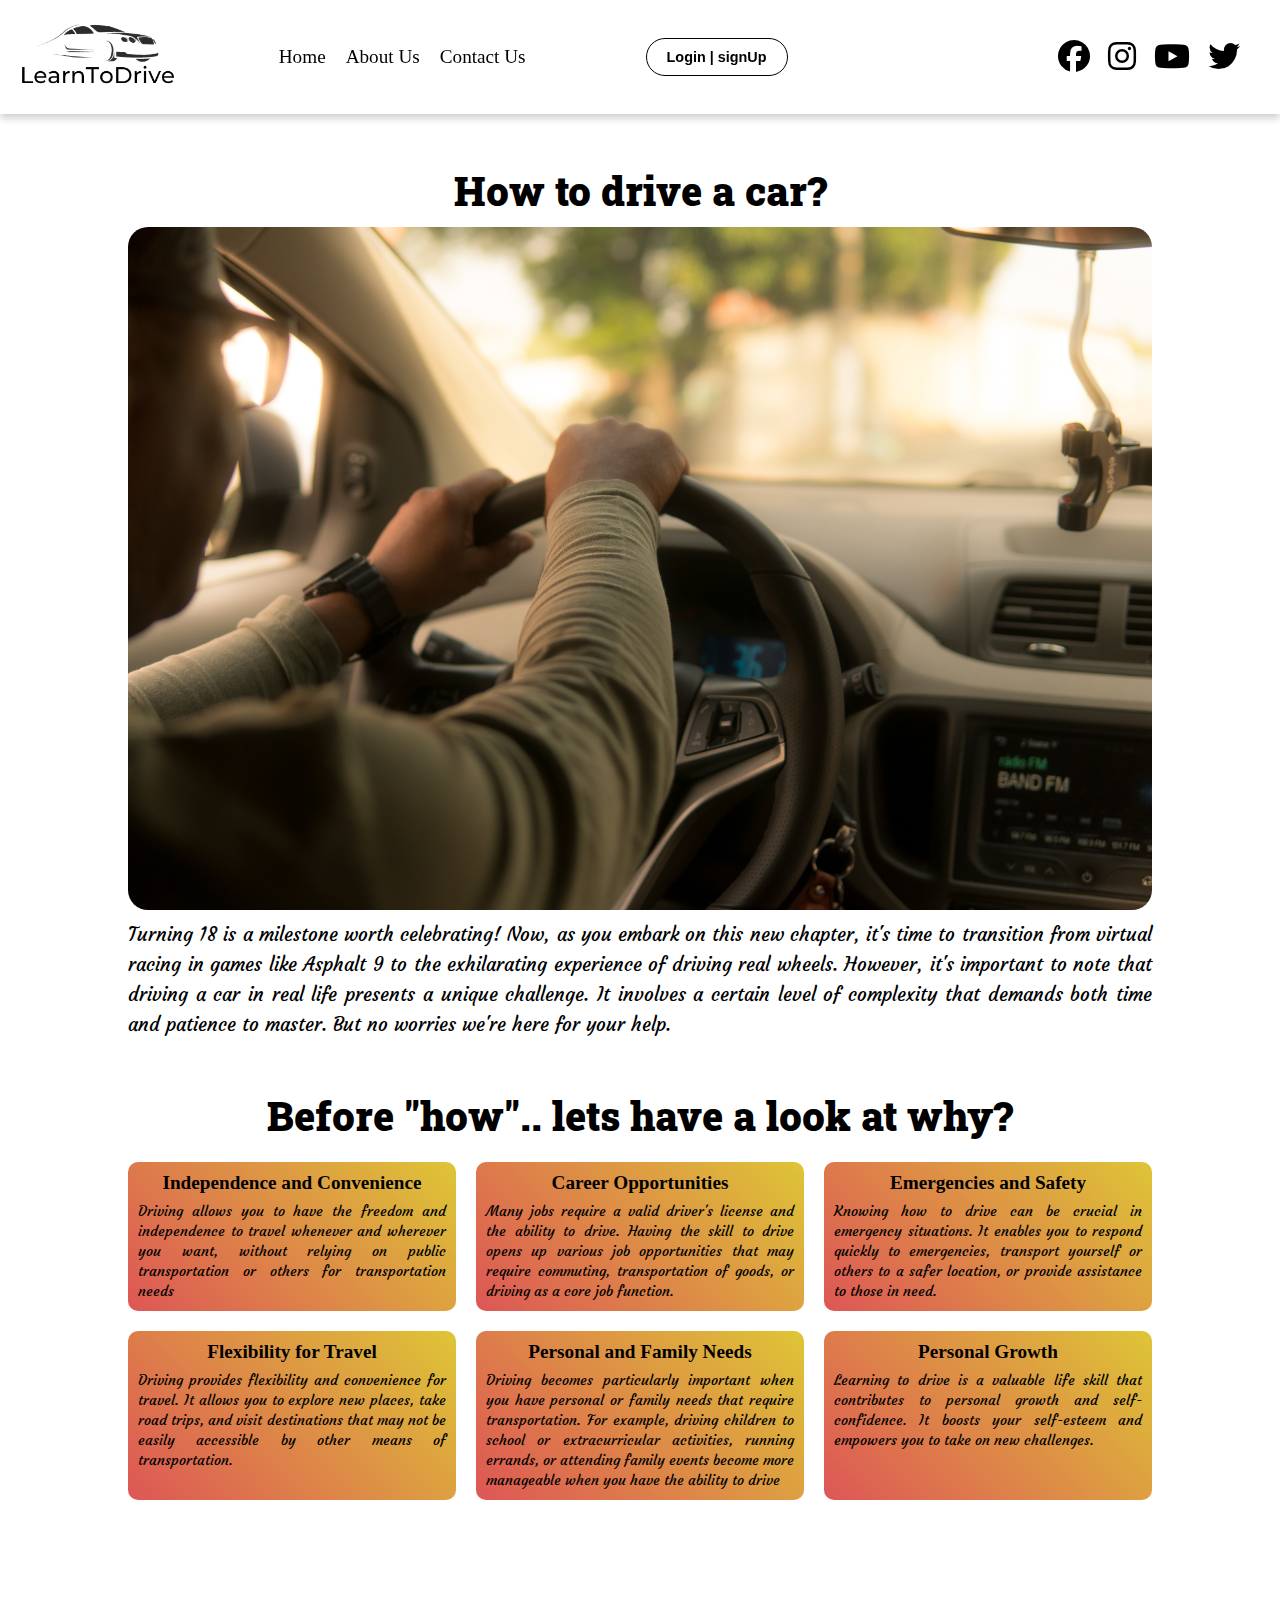
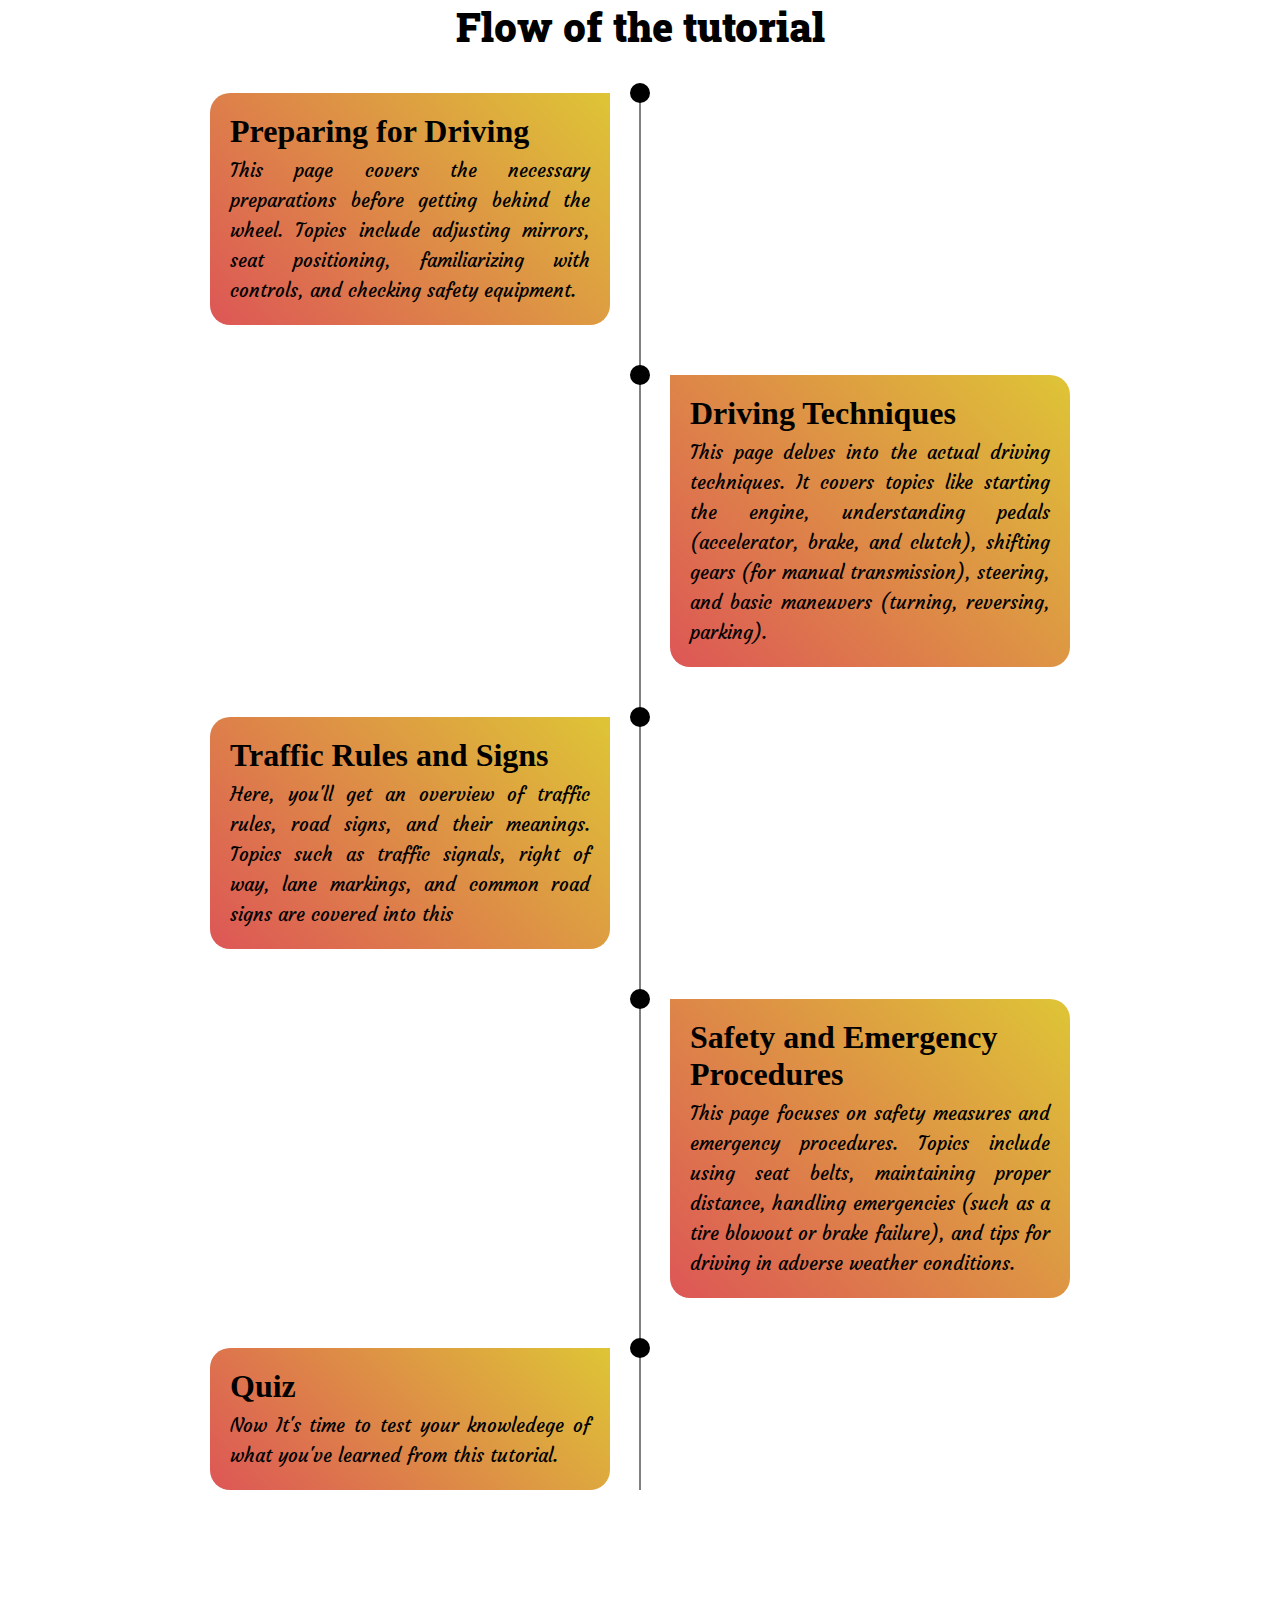
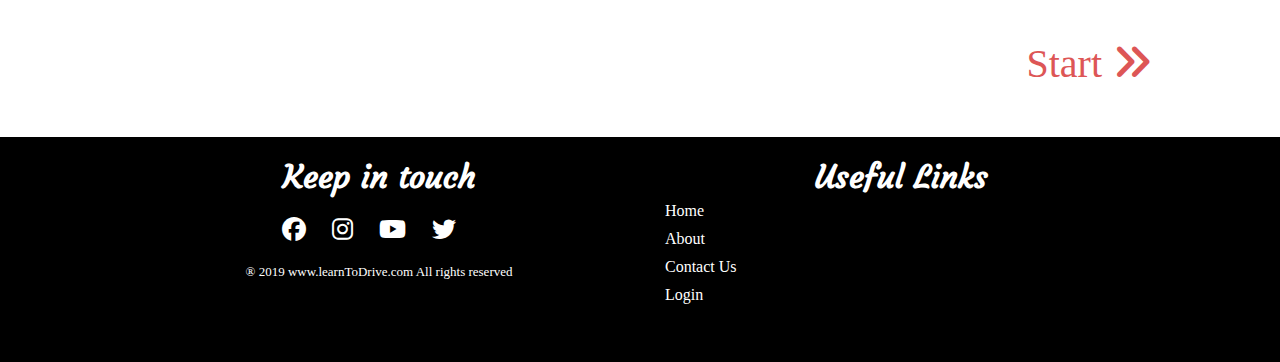
<file: Src/index.html>
<!DOCTYPE html>
<html lang="en">

<head>
    <meta charset="UTF-8">
    <meta http-equiv="X-UA-Compatible" content="IE=edge">
    <meta name="viewport" content="width=device-width, initial-scale=1.0">
    <title>Home</title>
    <link rel="stylesheet" href="https://cdnjs.cloudflare.com/ajax/libs/font-awesome/6.4.0/css/all.min.css">
    <link rel="preconnect" href="https://fonts.googleapis.com">
    <link rel="preconnect" href="https://fonts.gstatic.com" crossorigin>
    <link href="https://fonts.googleapis.com/css2?family=Kalam:wght@300;400;700&display=swap" rel="stylesheet">
    <link href="https://fonts.googleapis.com/css2?family=Roboto+Slab:wght@400;500;700;900&display=swap"
        rel="stylesheet">
    <link rel="stylesheet" href="Styles\styles.css">
</head>

<body>
    <section class="hero">
        <nav class="navbar">
            <div class="nav-logo">
                <img src="\Public\Images\2-removebg-preview.png" alt="">
            </div>
            <div class="dropdown">
                <ul class="drop-links">
                    <li><a href="index.html">Home</a></li>
                    <li><a href="about.html">About Us</a></li>
                    <li><a href="contact.html">Contact Us</a></li>
                    <li><button class="dropdown-login"><a href="login.html">Login | signUp</a></button></li>
                </ul>
            </div>
            <ul class="nav-links">
                <li><a href="index.html">Home</a></li>
                <li><a href="about.html">About Us</a></li>
                <li><a href="contact.html">Contact Us</a></li>
            </ul>
            <button class="login"><a href="login.html">Login | signUp</a></button>
            <div class="quick-links">
                <i class="fa-brands fa-facebook"></i>
                <i class="fa-brands fa-instagram"></i>
                <i class="fa-brands fa-youtube"></i>
                <i class="fa-brands fa-twitter"></i>
            </div>

            <div class="burger" id="burger">
                <i class="fa-solid fa-bars"></i>
            </div>
        </nav>

        <div class="intro">
            <h1 class="heading">How to drive a car?</h1>
            <img src="\Public\Images\img1_intro.jpg" alt="">
            <p>
                Turning 18 is a milestone worth celebrating! Now, as you embark on this new chapter, it's time to
                transition from virtual racing in games like Asphalt 9 to the exhilarating experience of driving real
                wheels. However, it's important to note that driving a car in real life presents a unique challenge. It
                involves a certain level of complexity that demands both time and patience to master.
                But no worries we're here for your help.
            </p>
        </div>
        <h1 class="heading">
            Before "how".. lets have a look at why?
        </h1>
        <div class="why intro">
            <div class="item">
                <h2>Independence and Convenience</h2>
                <p>Driving allows you to have the freedom and independence to travel whenever and wherever you want,
                    without relying on public transportation or others for transportation needs</p>
            </div>
            <div class="item">
                <h2>Career Opportunities</h2>
                <p>Many jobs require a valid driver's license and the ability to drive. Having the skill to drive opens
                    up various job opportunities that may require commuting, transportation of goods, or driving as a
                    core job function.</p>
            </div>
            <div class="item">
                <h2>Emergencies and Safety</h2>
                <p> Knowing how to drive can be crucial in emergency situations. It enables you to respond quickly to
                    emergencies, transport yourself or others to a safer location, or provide assistance to those in
                    need.</p>
            </div>
            <div class="item">
                <h2>Flexibility for Travel</h2>
                <p>Driving provides flexibility and convenience for travel. It allows you to explore new places, take
                    road trips, and visit destinations that may not be easily accessible by other means of
                    transportation.</p>
            </div>
            <div class="item">
                <h2>Personal and Family Needs</h2>
                <p> Driving becomes particularly important when you have personal or family needs that require
                    transportation. For example, driving children to school or extracurricular activities, running
                    errands, or attending family events become more manageable when you have the ability to drive</p>
            </div>
            <div class="item">
                <h2>Personal Growth</h2>
                <p> Learning to drive is a valuable life skill that contributes to personal growth and self-confidence.
                    It boosts your self-esteem and empowers you to take on new challenges.</p>
            </div>
        </div>
    </section>
    <section class="main intro">
        <h1 class="heading">Flow of the tutorial</h1>
        <div class="main-container">
            <div class="timeline">
                <ul>
                    <li>
                        <div class="item-container">
                            <h1>Preparing for Driving</h1>
                            <p>This page covers the necessary preparations before getting behind the wheel. Topics
                                include adjusting mirrors, seat positioning, familiarizing with controls, and checking
                                safety equipment.</p>
                        </div>
                    </li>
                    <li>
                        <div class="item-container">
                            <h1>Driving Techniques</h1>
                            <p>This page delves into the actual driving techniques. It covers topics like starting the
                                engine, understanding pedals (accelerator, brake, and clutch), shifting gears (for
                                manual transmission), steering, and basic maneuvers (turning, reversing, parking).</p>
                        </div>
                    </li>
                    <li>
                        <div class="item-container">
                            <h1>Traffic Rules and Signs</h1>
                            <p>Here, you'll get an overview of traffic rules, road signs, and their meanings. Topics
                                such as traffic signals, right of way, lane markings, and common road signs are covered
                                into this</p>
                        </div>
                    </li>
                    <li>
                        <div class="item-container">
                            <h1>Safety and Emergency Procedures</h1>
                            <p>This page focuses on safety measures and emergency procedures. Topics include using seat
                                belts, maintaining proper distance, handling emergencies (such as a tire blowout or
                                brake failure), and tips for driving in adverse weather conditions.</p>
                        </div>
                    </li>
                    <li>
                        <div class="item-container">
                            <h1>Quiz</h1>
                            <p>
                                Now It's time to test your knowledege of what you've learned from this tutorial.
                            </p>
                        </div>
                    </li>
                </ul>
            </div>
        </div>
    </section>
    <div class="next-prev">
        <div >
            <!-- <a href="index.html"><i class="fa-solid fa-angles-left"></i> Home </a>  -->
        </div>
        <div>
            <a href="tut1.html">Start <i class="fa-solid fa-angles-right"></i></a>
        </div>
    </div>

    <section class="footer">
        <div class="footer-container">
            <div class="footer-item">
                <h1>Keep in touch</h1>
                <div class="footer-quick-links">
                    <i class="fa-brands fa-facebook"></i>
                    <i class="fa-brands fa-instagram"></i>
                    <i class="fa-brands fa-youtube"></i>
                    <i class="fa-brands fa-twitter"></i>
                </div>
                <p>® 2019 www.learnToDrive.com All rights reserved</p>
            </div>
            <div class="footer-item ">
                <h1>Useful Links</h1>
                <ul>
                    <li><a href="index.html">Home</a></li>
                    <li><a href="about.html">About</a></li>
                    <li><a href="contact.html">Contact Us</a></li>
                    <li><a href="login.html">Login</a></li>
                </ul>
            </div>

        </div>
    </section>
    <script src="Js\index.js"></script>
</body>

</html>
</file>
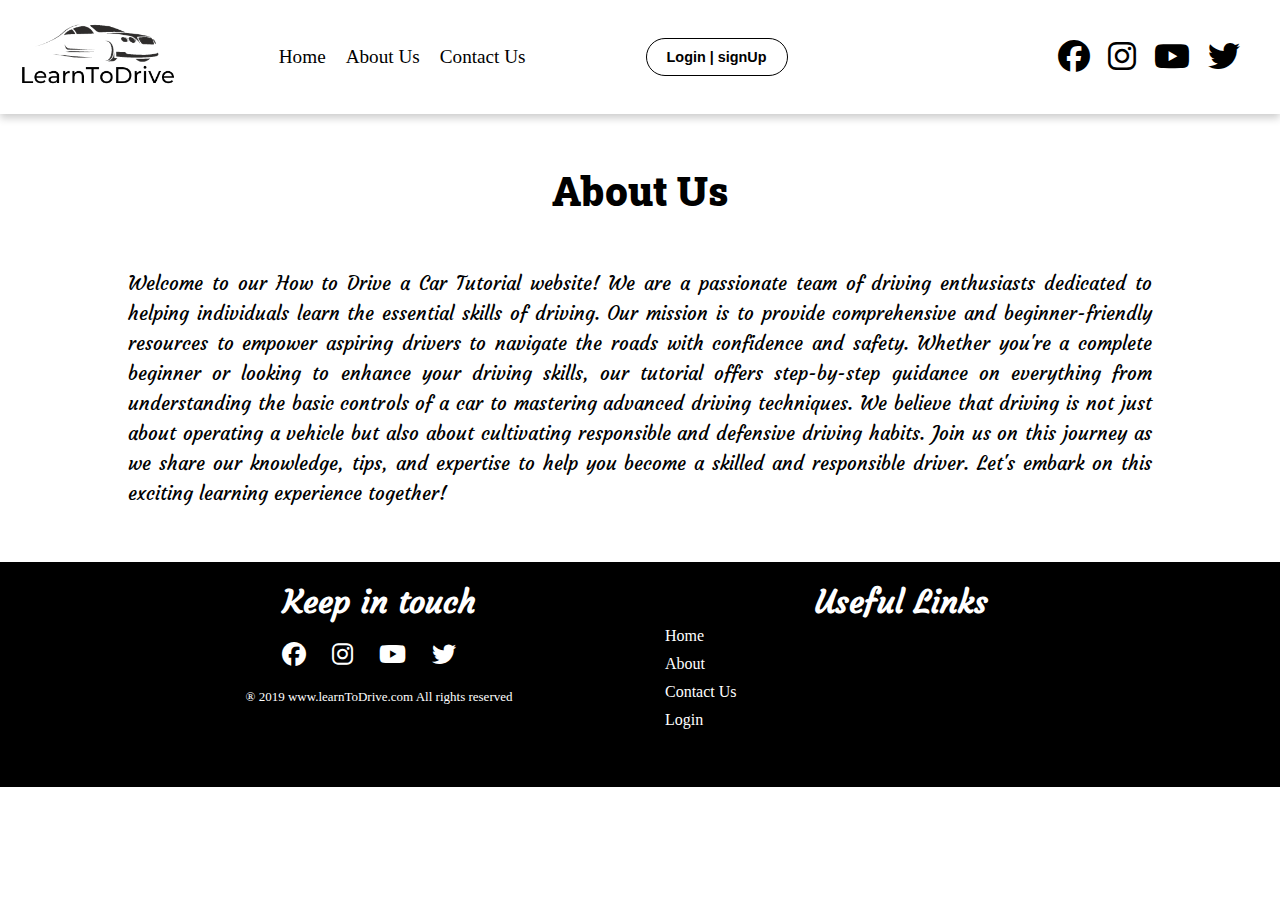
<file: Src/about.html>
<!DOCTYPE html>
<html lang="en">

<head>
    <meta charset="UTF-8">
    <meta http-equiv="X-UA-Compatible" content="IE=edge">
    <meta name="viewport" content="width=device-width, initial-scale=1.0">
    <title>AboutUs</title>
    <link rel="stylesheet" href="https://cdnjs.cloudflare.com/ajax/libs/font-awesome/6.4.0/css/all.min.css">
    <link rel="preconnect" href="https://fonts.googleapis.com">
    <link rel="preconnect" href="https://fonts.gstatic.com" crossorigin>
    <link href="https://fonts.googleapis.com/css2?family=Kalam:wght@300;400;700&display=swap" rel="stylesheet">
    <link href="https://fonts.googleapis.com/css2?family=Roboto+Slab:wght@400;500;700;900&display=swap"
        rel="stylesheet">
    <link rel="stylesheet" href="Styles\styles.css">
</head>

<body>
    <nav class="navbar">
        <div class="nav-logo">
            <img src="\Public\Images\2-removebg-preview.png" alt="">
        </div>
        <div class="dropdown">
            <ul class="drop-links">
                <li><a href="index.html">Home</a></li>
                <li><a href="about.html">About Us</a></li>
                <li><a href="contact.html">Contact Us</a></li>
                <li><button class="dropdown-login">Login | signUp</button></li>
            </ul>
        </div>
        <ul class="nav-links">
            <li><a href="index.html">Home</a></li>
            <li><a href="about.html">About Us</a></li>
            <li><a href="contact.html">Contact Us</a></li>
        </ul>
        <button class="login">Login | signUp</button>
        <div class="quick-links">
            <i class="fa-brands fa-facebook"></i>
            <i class="fa-brands fa-instagram"></i>
            <i class="fa-brands fa-youtube"></i>
            <i class="fa-brands fa-twitter"></i>
        </div>

        <div class="burger" id="burger">
            <i class="fa-solid fa-bars"></i>
        </div>
    </nav>
    <div class="intro">
        <h1 class="heading">About Us</h1> <br><br>
        <p>Welcome to our <strong> How to Drive a Car </strong> Tutorial website! We are a passionate team of driving enthusiasts dedicated
            to helping individuals learn the essential skills of driving. Our mission is to provide comprehensive and
            beginner-friendly resources to empower aspiring drivers to navigate the roads with confidence and safety.
            Whether you're a complete beginner or looking to enhance your driving skills, our tutorial offers
            step-by-step guidance on everything from understanding the basic controls of a car to mastering advanced
            driving techniques. We believe that driving is not just about operating a vehicle but also about cultivating
            responsible and defensive driving habits. Join us on this journey as we share our knowledge, tips, and
            expertise to help you become a skilled and responsible driver. Let's embark on this exciting learning
            experience together!</p>
    </div>
    <br><br><br>
    <section class="footer">
        <div class="footer-container">
            <div class="footer-item">
                <h1>Keep in touch</h1>
                <div class="footer-quick-links">
                    <i class="fa-brands fa-facebook"></i>
                    <i class="fa-brands fa-instagram"></i>
                    <i class="fa-brands fa-youtube"></i>
                    <i class="fa-brands fa-twitter"></i>
                </div>
                <p>® 2019 www.learnToDrive.com All rights reserved</p>
            </div>
            <div class="footer-item ">
                <h1>Useful Links</h1>
                <ul>
                    <li><a href="index.html">Home</a></li>
                    <li><a href="about.html">About</a></li>
                    <li><a href="contact.html">Contact Us</a></li>
                    <li><a href="login.html">Login</a></li>
                </ul>
            </div>

        </div>
    </section>
    <script src="Js\index.js"></script>
</body>

</html>
</file>
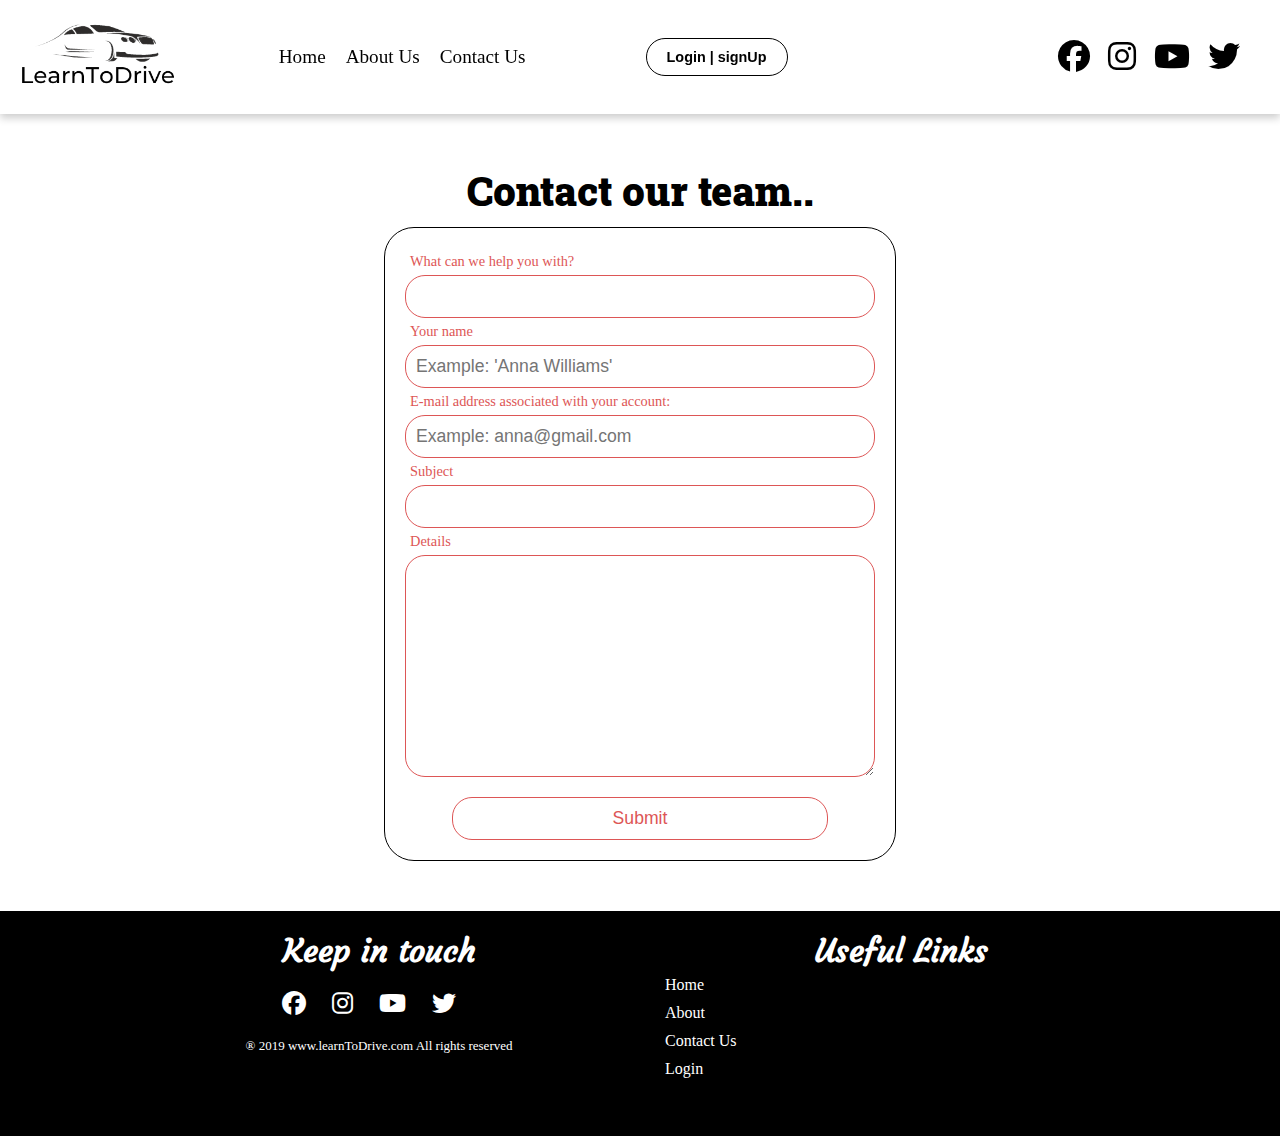
<file: Src/contact.html>
<!DOCTYPE html>
<html lang="en">
<head>
    <meta charset="UTF-8">
    <meta http-equiv="X-UA-Compatible" content="IE=edge">
    <meta name="viewport" content="width=device-width, initial-scale=1.0">
    <title>Contact Us</title>
    <link rel="stylesheet" href="https://cdnjs.cloudflare.com/ajax/libs/font-awesome/6.4.0/css/all.min.css">
    <link rel="preconnect" href="https://fonts.googleapis.com">
    <link rel="preconnect" href="https://fonts.gstatic.com" crossorigin>
    <link href="https://fonts.googleapis.com/css2?family=Kalam:wght@300;400;700&display=swap" rel="stylesheet">
    <link href="https://fonts.googleapis.com/css2?family=Roboto+Slab:wght@400;500;700;900&display=swap"
        rel="stylesheet">
    <link rel="stylesheet" href="Styles\styles.css">
</head>
<body>
    <nav class="navbar">
        <div class="nav-logo">
            <img src="\Public\Images\2-removebg-preview.png" alt="">
        </div>
        <div class="dropdown">
            <ul class="drop-links">
                <li><a href="index.html">Home</a></li>
                <li><a href="about.html">About Us</a></li>
                <li><a href="contact.html">Contact Us</a></li>
                <li><button class="dropdown-login">Login | signUp</button></li>
            </ul>
        </div>
        <ul class="nav-links">
            <li><a href="index.html">Home</a></li>
            <li><a href="about.html">About Us</a></li>
            <li><a href="contact.html">Contact Us</a></li>
        </ul>
        <button class="login">Login | signUp</button>
        <div class="quick-links">
            <i class="fa-brands fa-facebook"></i>
            <i class="fa-brands fa-instagram"></i>
            <i class="fa-brands fa-youtube"></i>
            <i class="fa-brands fa-twitter"></i>
        </div>

        <div class="burger" id="burger">
            <i class="fa-solid fa-bars"></i>
        </div>
    </nav>

    <section class="intro">
        <h1 class="heading">Contact our team..</h1>
        <form action="" class="contact">
            <label for="">What can we help you with?</label>
            <input type="text">
            <label for="">Your name</label>
            <input type="text" placeholder="Example: 'Anna Williams'">    
            <label for="">E-mail address associated with your account:</label>
            <input type="text" placeholder="Example: anna@gmail.com">
            <label for="">Subject</label>
            <input type="text">
            <label for="">Details</label>
            <textarea name="" id="" cols="30" rows="10"></textarea>
            <button>Submit</button>
        </form>
    </section>

    <section class="footer">
        <div class="footer-container">
            <div class="footer-item">
                <h1>Keep in touch</h1>
                <div class="footer-quick-links">
                    <i class="fa-brands fa-facebook"></i>
                    <i class="fa-brands fa-instagram"></i>
                    <i class="fa-brands fa-youtube"></i>
                    <i class="fa-brands fa-twitter"></i>
                </div>
                <p>® 2019 www.learnToDrive.com All rights reserved</p>
            </div>
            <div class="footer-item ">
                <h1>Useful Links</h1>
                <ul>
                    <li><a href="index.html">Home</a></li>
                    <li><a href="about.html">About</a></li>
                    <li><a href="contact.html">Contact Us</a></li>
                    <li><a href="login.html">Login</a></li>
                </ul>
            </div>

        </div>
    </section>
    <script src="Js\index.js"></script>
    
</body>
</html>
</file>
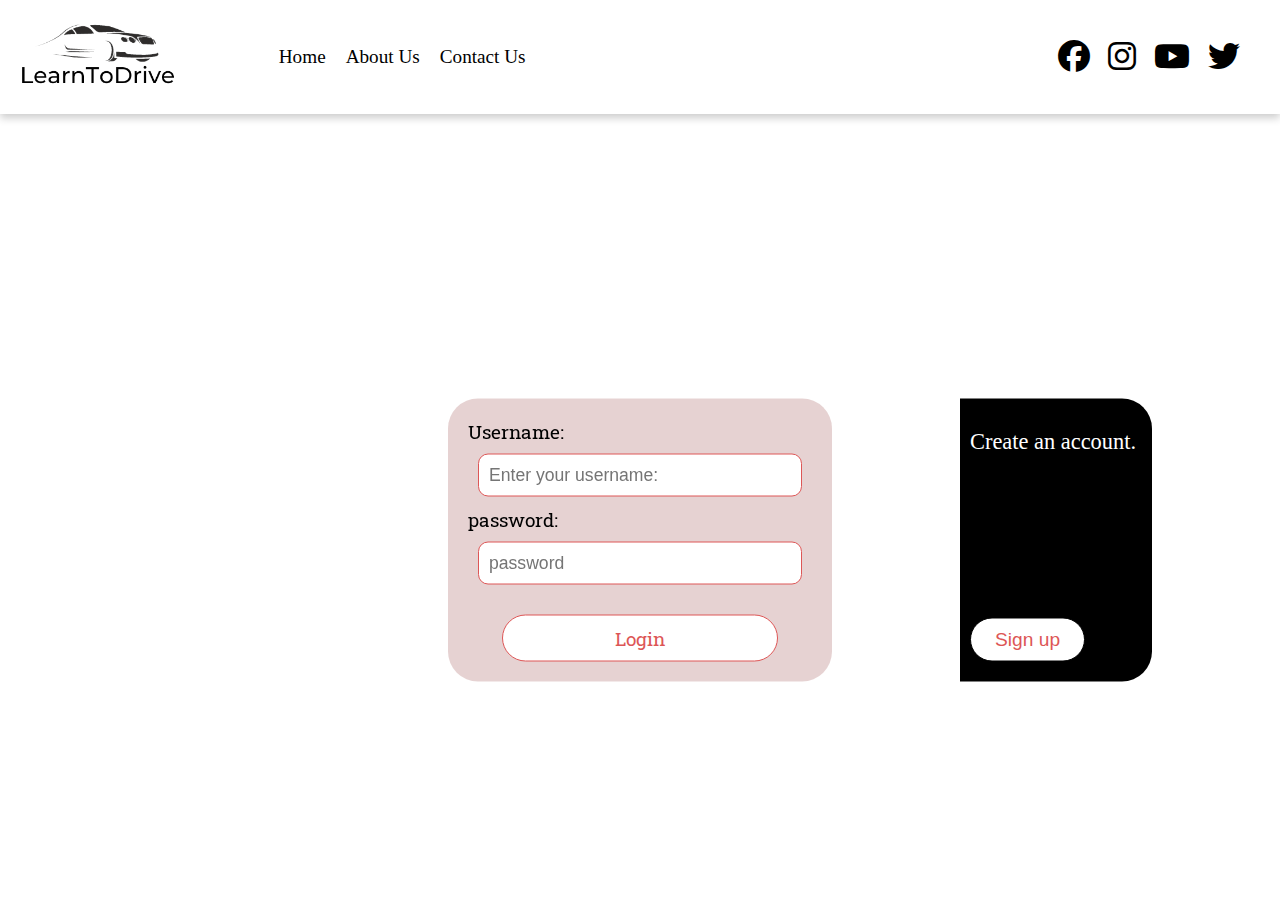
<file: Src/login.html>
<!DOCTYPE html>
<html lang="en">
<head>
    <meta charset="UTF-8">
    <meta http-equiv="X-UA-Compatible" content="IE=edge">
    <meta name="viewport" content="width=device-width, initial-scale=1.0">
    <title>Login</title>
    <link rel="stylesheet" href="https://cdnjs.cloudflare.com/ajax/libs/font-awesome/6.4.0/css/all.min.css">
    <link rel="preconnect" href="https://fonts.googleapis.com">
    <link rel="preconnect" href="https://fonts.gstatic.com" crossorigin>
    <link href="https://fonts.googleapis.com/css2?family=Kalam:wght@300;400;700&display=swap" rel="stylesheet">
    <link href="https://fonts.googleapis.com/css2?family=Roboto+Slab:wght@400;500;700;900&display=swap"
        rel="stylesheet">
    <link rel="stylesheet" href="Styles\styles.css">
</head>
<body>
        <nav class="navbar">
            <div class="nav-logo">
                <img src="\Public\Images\2-removebg-preview.png" alt="">
            </div>
            <div class="dropdown">
                <ul class="drop-links">
                    <li><a href="index.html">Home</a></li>
                    <li><a href="about.html">About Us</a></li>
                    <li><a href="contact.html">Contact Us</a></li>
                    <!-- <li><button class="dropdown-login">Login | signUp</button></li> -->
                </ul>
            </div>
            <ul class="nav-links">
                <li><a href="index.html">Home</a></li>
                <li><a href="about.html">About Us</a></li>
                <li><a href="contact.html">Contact Us</a></li>
            </ul>
            <!-- <button class="login">Login | signUp</button> -->
            <div class="quick-links">
                <i class="fa-brands fa-facebook"></i>
                <i class="fa-brands fa-instagram"></i>
                <i class="fa-brands fa-youtube"></i>
                <i class="fa-brands fa-twitter"></i>
            </div>

            <div class="burger" id="burger">
                <i class="fa-solid fa-bars"></i>
            </div>
        </nav>
        <section class="log-in">
            <div class="log" id="login">
                <form action="">
                    <Label>Username:</Label><input type="text" placeholder="Enter your username:">
                    <Label>password:</Label><input type="password" placeholder="password">
                    <button>Login</button>
                    <p id="log-sm">Haven't signed Up?.. <a href="">Sign Up</a></p>
                </form>
            </div>
            <div class="log" id="signup">
                <form action="">
                    <Label>Email:</Label><input type="email" placeholder="Enter your email:">
                    <Label>Username:</Label><input type="password" placeholder="Enter your username">
                    <label>password</label><input type="password" placeholder="password">
                    <label>Confirm password</label><input type="password" placeholder="password">
                    <button>signUp</button>
                    <p id="sign-sm">Already registered ?.. <a href="">Login</a></p>
                </form>
            </div>
            <div class="bar">
                <p id="text">Create an account.</p>
                <button id="toggle" >Sign up</button>
            </div>
        </section>
        <script src="Js\index.js"></script>
</body>
</html>
</file>
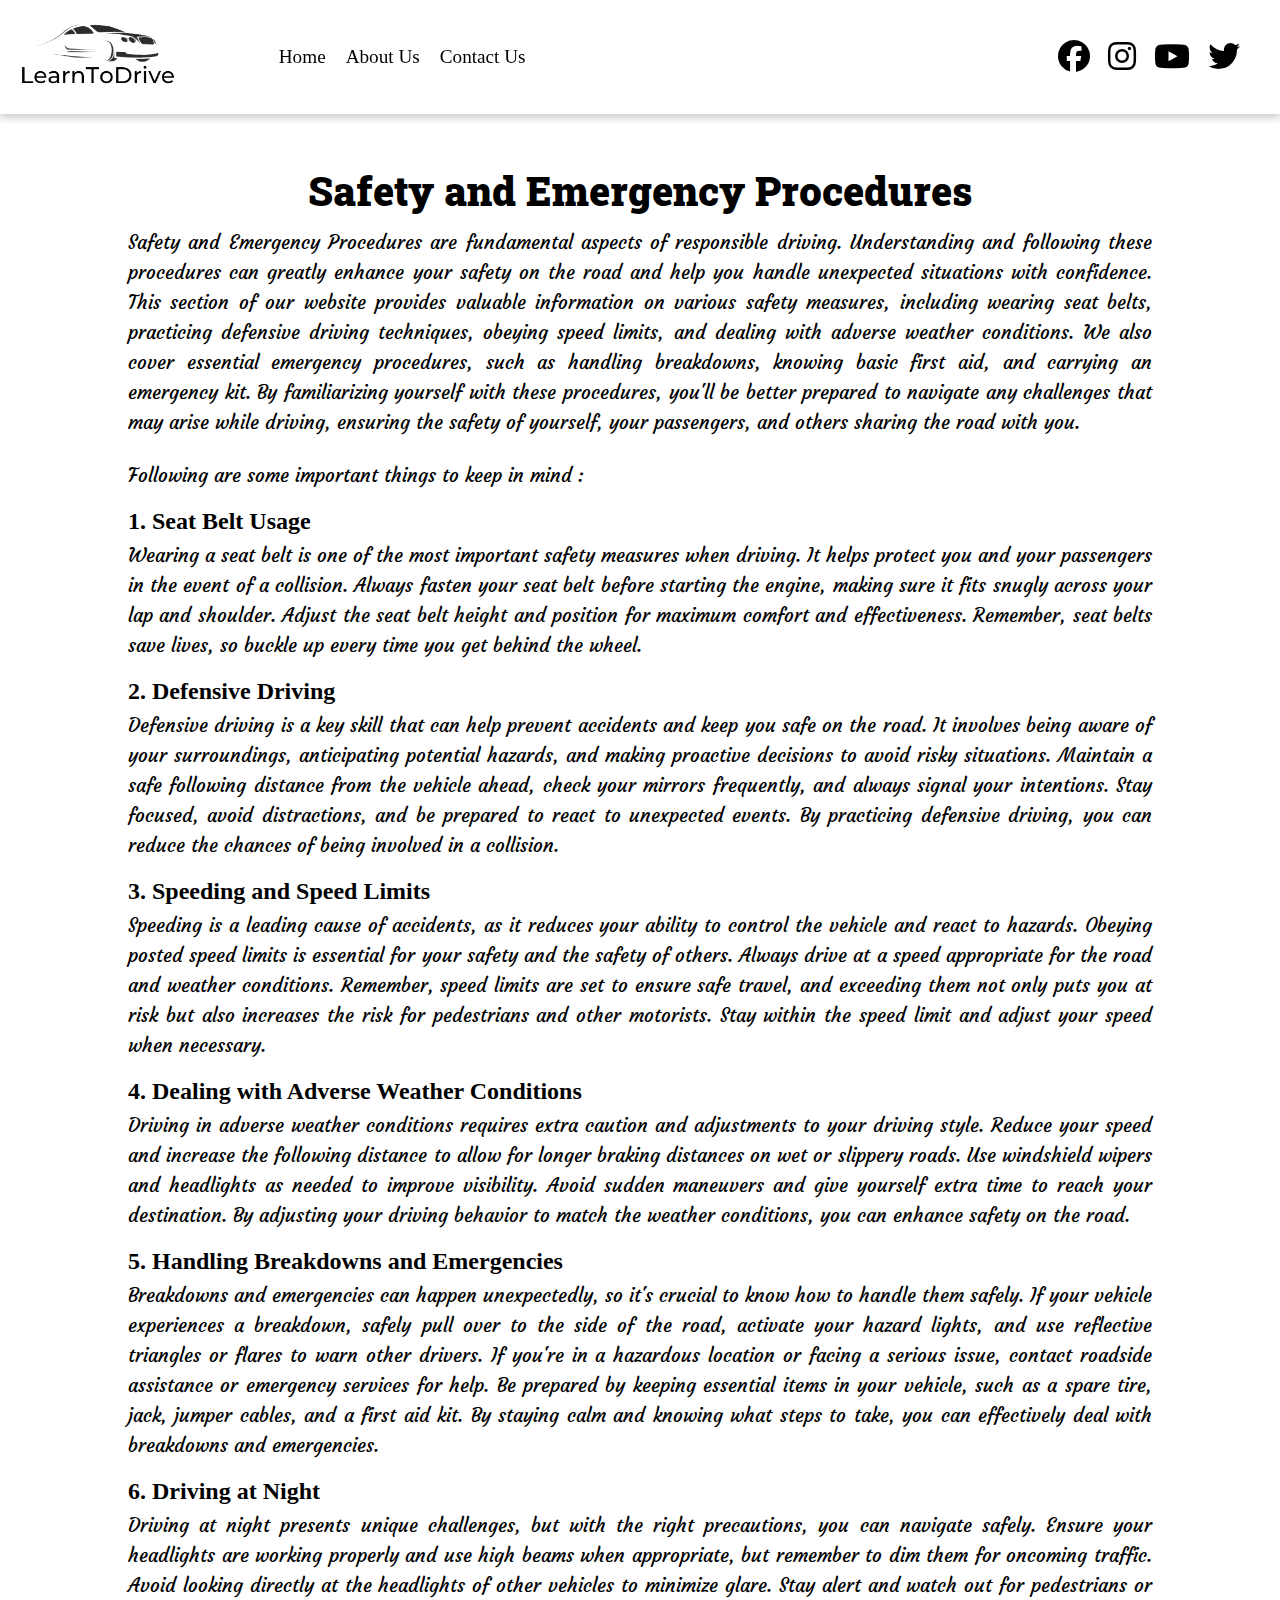
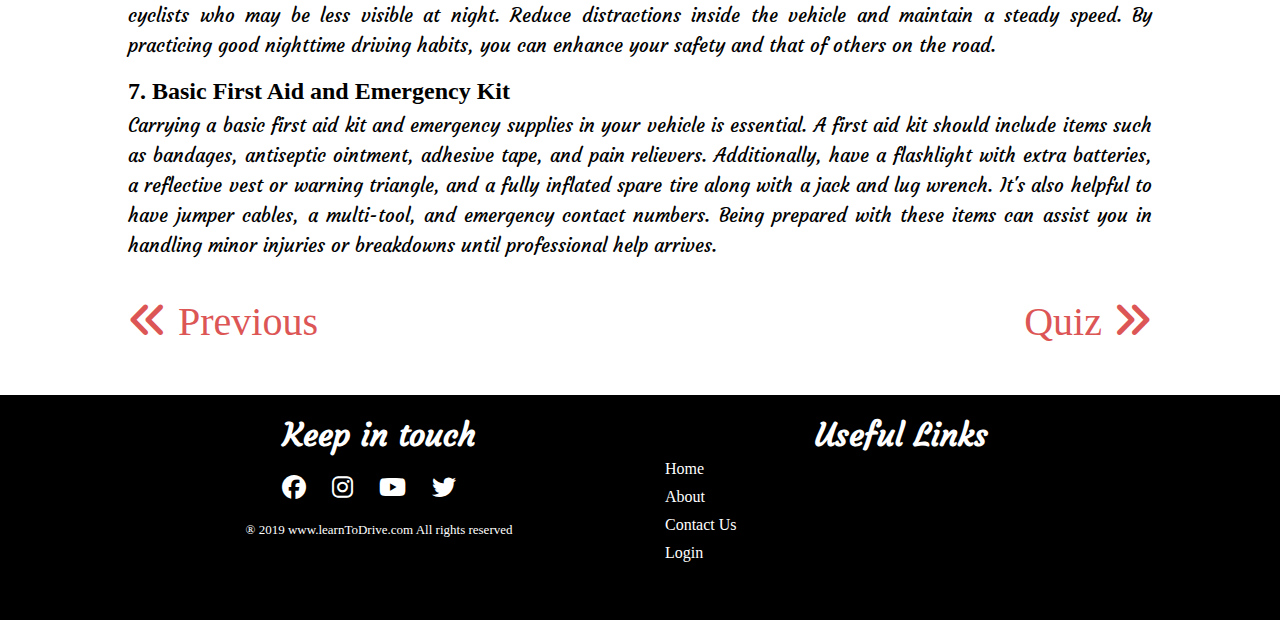
<file: Src/tut4.html>
<!DOCTYPE html>
<html lang="en">

<head>
    <meta charset="UTF-8">
    <meta http-equiv="X-UA-Compatible" content="IE=edge">
    <meta name="viewport" content="width=device-width, initial-scale=1.0">
    <title>Safety and Emergency Procedures</title>
    <link rel="stylesheet" href="https://cdnjs.cloudflare.com/ajax/libs/font-awesome/6.4.0/css/all.min.css">
    <link rel="preconnect" href="https://fonts.googleapis.com">
    <link rel="preconnect" href="https://fonts.gstatic.com" crossorigin>
    <link href="https://fonts.googleapis.com/css2?family=Kalam:wght@300;400;700&display=swap" rel="stylesheet">
    <link href="https://fonts.googleapis.com/css2?family=Roboto+Slab:wght@400;500;700;900&display=swap"
        rel="stylesheet">
    <link rel="stylesheet" href="Styles\styles.css">
</head>

<body>
    <nav class="navbar">
        <div class="nav-logo">
            <img src="\Public\Images\2-removebg-preview.png" alt="">
        </div>
        <div class="dropdown">
            <ul class="drop-links">
                <li><a href="index.html">Home</a></li>
                <li><a href="about.html">About Us</a></li>
                <li><a href="contact.html">Contact Us</a></li>
            </ul>
        </div>
        <ul class="nav-links">
            <li><a href="index.html">Home</a></li>
            <li><a href="about.html">About Us</a></li>
            <li><a href="contact.html">Contact Us</a></li>
        </ul>
        <div class="quick-links">
            <i class="fa-brands fa-facebook"></i>
            <i class="fa-brands fa-instagram"></i>
            <i class="fa-brands fa-youtube"></i>
            <i class="fa-brands fa-twitter"></i>
        </div>

        <div class="burger" id="burger">
            <i class="fa-solid fa-bars"></i>
        </div>
    </nav>
    <section class="tut3 intro">
        <h1 class="heading">
            Safety and Emergency Procedures
        </h1>
        <p>Safety and Emergency Procedures are fundamental aspects of responsible driving. Understanding and following
            these procedures can greatly enhance your safety on the road and help you handle unexpected situations with
            confidence. This section of our website provides valuable information on various safety measures, including
            wearing seat belts, practicing defensive driving techniques, obeying speed limits, and dealing with adverse
            weather conditions. We also cover essential emergency procedures, such as handling breakdowns, knowing basic
            first aid, and carrying an emergency kit. By familiarizing yourself with these procedures, you'll be better
            prepared to navigate any challenges that may arise while driving, ensuring the safety of yourself, your
            passengers, and others sharing the road with you.</p>
        <br>
        <p><strong>Following are some important things to keep in mind : </strong></p><br>

        <h2>1. Seat Belt Usage</h2>
        <p>Wearing a seat belt is one of the most important safety measures when driving. It helps protect you and your
            passengers in the event of a collision. Always fasten your seat belt before starting the engine, making sure
            it fits snugly across your lap and shoulder. Adjust the seat belt height and position for maximum comfort
            and effectiveness. Remember, seat belts save lives, so buckle up every time you get behind the wheel.</p>
        <br>
        <h2>2. Defensive Driving</h2>
        <p>Defensive driving is a key skill that can help prevent accidents and keep you safe on the road. It involves
            being aware of your surroundings, anticipating potential hazards, and making proactive decisions to avoid
            risky situations. Maintain a safe following distance from the vehicle ahead, check your mirrors frequently,
            and always signal your intentions. Stay focused, avoid distractions, and be prepared to react to unexpected
            events. By practicing defensive driving, you can reduce the chances of being involved in a collision.</p>
        <br>
        <h2>3. Speeding and Speed Limits</h2>
        <p>Speeding is a leading cause of accidents, as it reduces your ability to control the vehicle and react to
            hazards. Obeying posted speed limits is essential for your safety and the safety of others. Always drive at
            a speed appropriate for the road and weather conditions. Remember, speed limits are set to ensure safe
            travel, and exceeding them not only puts you at risk but also increases the risk for pedestrians and other
            motorists. Stay within the speed limit and adjust your speed when necessary.</p>
        <br>
        <h2>4. Dealing with Adverse Weather Conditions</h2>
        <p>Driving in adverse weather conditions requires extra caution and adjustments to your driving style. Reduce
            your speed and increase the following distance to allow for longer braking distances on wet or slippery
            roads. Use windshield wipers and headlights as needed to improve visibility. Avoid sudden maneuvers and give
            yourself extra time to reach your destination. By adjusting your driving behavior to match the weather
            conditions, you can enhance safety on the road.</p>
        <br>
        <h2>5. Handling Breakdowns and Emergencies</h2>
        <p>Breakdowns and emergencies can happen unexpectedly, so it's crucial to know how to handle them safely. If
            your vehicle experiences a breakdown, safely pull over to the side of the road, activate your hazard lights,
            and use reflective triangles or flares to warn other drivers. If you're in a hazardous location or facing a
            serious issue, contact roadside assistance or emergency services for help. Be prepared by keeping essential
            items in your vehicle, such as a spare tire, jack, jumper cables, and a first aid kit. By staying calm and
            knowing what steps to take, you can effectively deal with breakdowns and emergencies.</p>
        <br>
        <h2>6. Driving at Night</h2>
        <p>Driving at night presents unique challenges, but with the right precautions, you can navigate safely. Ensure
            your headlights are working properly and use high beams when appropriate, but remember to dim them for
            oncoming traffic. Avoid looking directly at the headlights of other vehicles to minimize glare. Stay alert
            and watch out for pedestrians or cyclists who may be less visible at night. Reduce distractions inside the
            vehicle and maintain a steady speed. By practicing good nighttime driving habits, you can enhance your
            safety and that of others on the road.</p>
        <br>
        <h2>7. Basic First Aid and Emergency Kit</h2>
        <p>Carrying a basic first aid kit and emergency supplies in your vehicle is essential. A first aid kit should
            include items such as bandages, antiseptic ointment, adhesive tape, and pain relievers. Additionally, have a
            flashlight with extra batteries, a reflective vest or warning triangle, and a fully inflated spare tire
            along with a jack and lug wrench. It's also helpful to have jumper cables, a multi-tool, and emergency
            contact numbers. Being prepared with these items can assist you in handling minor injuries or breakdowns
            until professional help arrives.</p>
        <br>
    </section>
    <div class="next-prev">
        <div >
            <a href="tut3.html"><i class="fa-solid fa-angles-left"></i> Previous</a>  
        </div>
        <div>
            <a href="quiz.html">Quiz <i class="fa-solid fa-angles-right"></i></a>
        </div>
    </div>
    <section class="footer">
        <div class="footer-container">
            <div class="footer-item">
                <h1>Keep in touch</h1>
                <div class="footer-quick-links">
                    <i class="fa-brands fa-facebook"></i>
                    <i class="fa-brands fa-instagram"></i>
                    <i class="fa-brands fa-youtube"></i>
                    <i class="fa-brands fa-twitter"></i>
                </div>
                <p>® 2019 www.learnToDrive.com All rights reserved</p>
            </div>
            <div class="footer-item ">
                <h1>Useful Links</h1>
                <ul>
                    <li><a href="index.html">Home</a></li>
                    <li><a href="about.html">About</a></li>
                    <li><a href="contact.html">Contact Us</a></li>
                    <li><a href="login.html">Login</a></li>
                </ul>
            </div>

        </div>
    </section>
    <script src="Js/index.js"></script>
</body>

</html>
</file>
